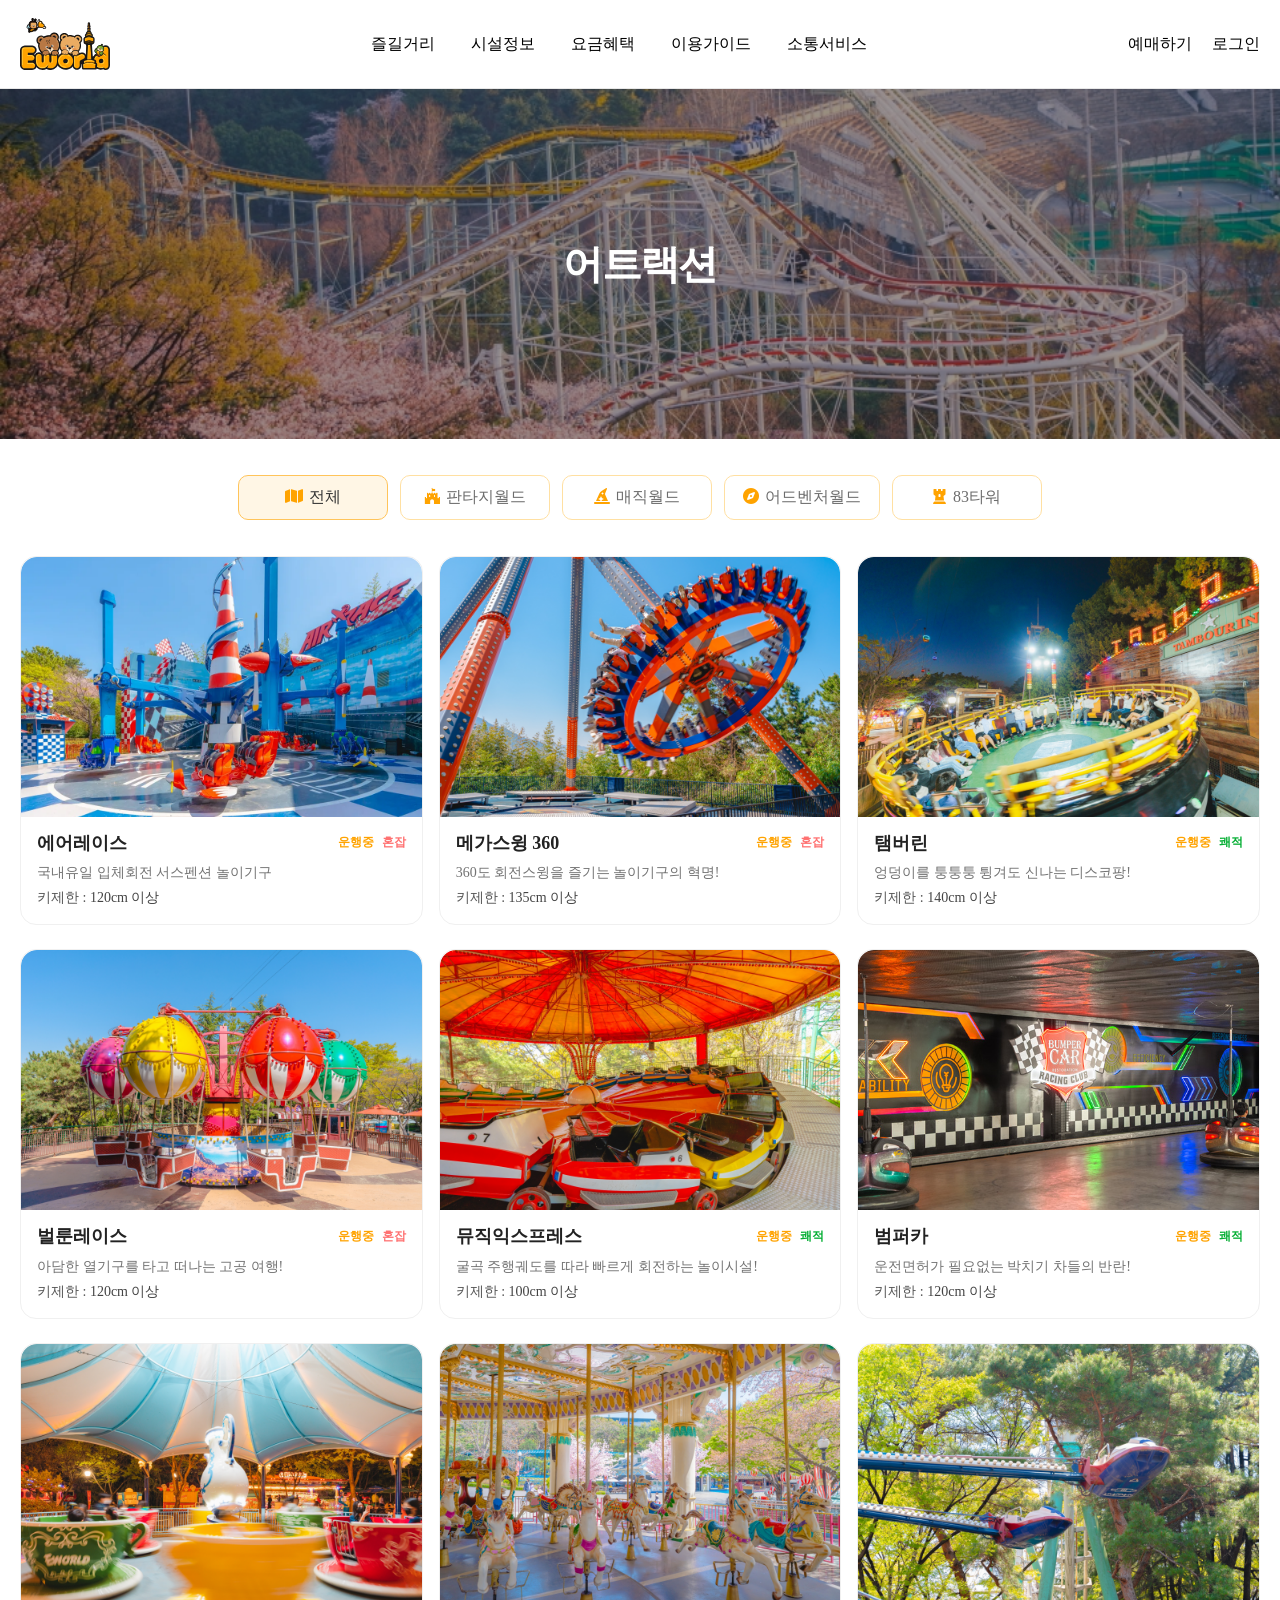
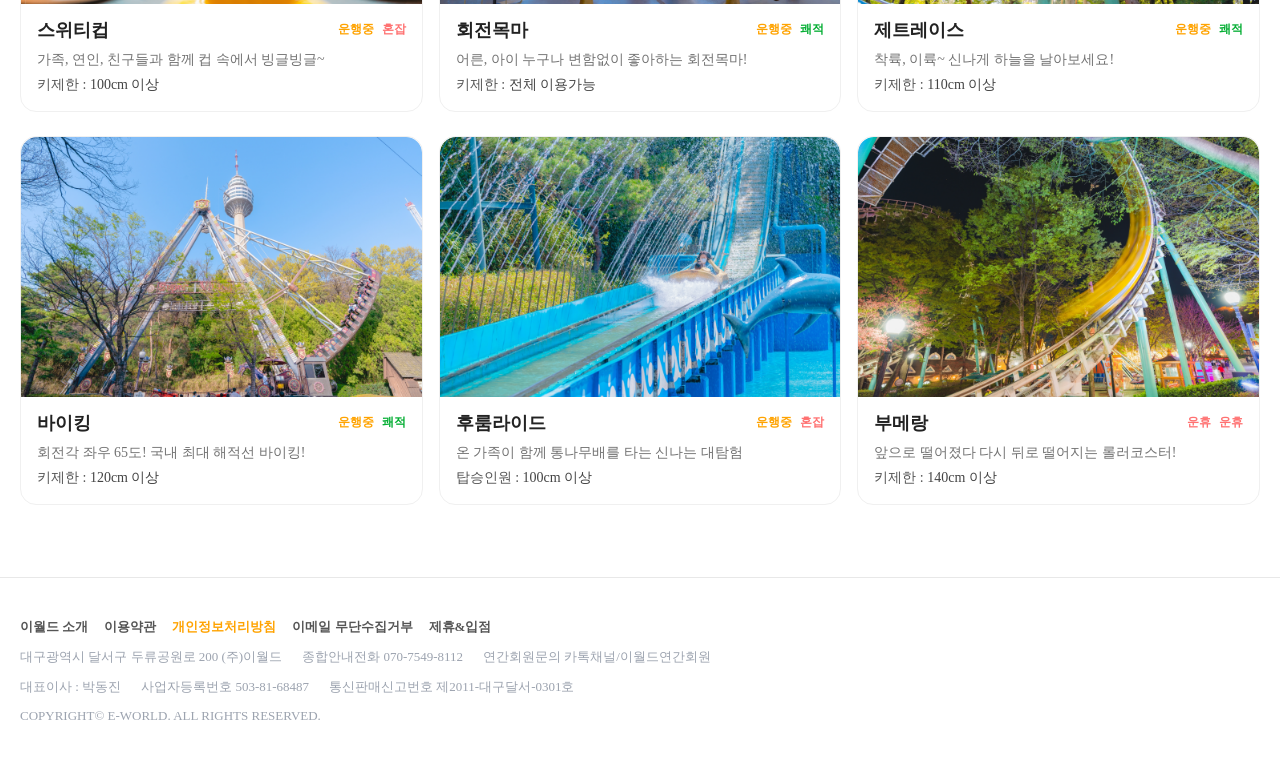
<file: sub/attraction.html>
<!doctype html>
<html lang="ko">

<head>
  <meta charset="UTF-8" />
  <meta name="viewport" content="width=device-width, initial-scale=1.0" />
  <title>이월드 - 어트랙션</title>
  <link rel="stylesheet" href="https://cdnjs.cloudflare.com/ajax/libs/font-awesome/6.5.1/css/all.min.css" />
  <link rel="shortcut icon" href="../img/favicon.ico" type="image/x-icon" />
  <link rel="stylesheet" href="../css/attraction.css" />
</head>

<body>
  <header>
    <div class="header_box">
      <a href="../index.html" class="logo"><img src="../img/logo.svg" alt="이월드" /></a>
    </div>
    <nav class="header_nav_menu" aria-label="주 메뉴">
      <ul>
        <li><a href="#">즐길거리</a></li>
        <li><a href="#">시설정보</a></li>
        <li><a href="#">요금혜택</a></li>
        <li><a href="#">이용가이드</a></li>
        <li><a href="#">소통서비스</a></li>
      </ul>
    </nav>
    <div class="auth_menu">
      <ul>
        <li><a href="booking.html">예매하기</a></li>
        <li><a href="#">로그인</a></li>
      </ul>
    </div>
    <button type="button" class="mobile_menu_btn" aria-label="메뉴 열기">
      <i class="fa-solid fa-bars"></i>
    </button>
  </header>

  <section class="sub_hero_wrapper" aria-label="어트랙션 소개 및 구역 선택">
    <div class="sub_hero_bg">
      <img src="../img/eworld.jpg" alt="이월드 어트랙션 배경 이미지" />
      <h1 class="hero_title">어트랙션</h1>
    </div>
  </section>

  <main class="container">
    <div class="attraction_filter">
      <div class="filter_inner">
        <ul class="zone_tabs" aria-label="어트랙션 구역">
          <li class="tab_item is-active">
            <button type="button"><i class="fa-solid fa-map"></i>전체</button>
          </li>
          <li class="tab_item">
            <button type="button"><i class="fa-brands fa-fort-awesome"></i>판타지월드</button>
          </li>
          <li class="tab_item">
            <button type="button"><i class="fa-solid fa-hat-wizard"></i>매직월드</button>
          </li>
          <li class="tab_item">
            <button type="button"><i class="fa-solid fa-compass"></i>어드벤처월드</button>
          </li>
          <li class="tab_item">
            <button type="button"><i class="fa-solid fa-chess-rook"></i>83타워</button>
          </li>
        </ul>
      </div>
      <div class="mobile_filter_bar">
        <details class="mobile_zone_select">
          <summary><span>전체</span><i class="fa-solid fa-chevron-down"></i></summary>
          <ul class="mobile_zone_options">
            <li><button type="button">판타지월드</button></li>
            <li><button type="button">매직월드</button></li>
            <li><button type="button">어드벤처월드</button></li>
            <li><button type="button">83타워</button></li>
          </ul>
        </details>
      </div>
    </div>

    <div class="attraction_list_grid">
      <article class="attraction_card">
        <div class="thumb_box">
          <img src="../img/attraction_zet.jpg" alt="에어레이스" />
        </div>
        <div class="card_body">
          <div class="card_title_row">
            <h2 class="attraction_name">에어레이스</h2>
            <span class="status_badge status_active">운행중</span>
            <span class="status_congestion status_busy">혼잡</span>
          </div>
          <p class="attraction_desc">국내유일 입체회전 서스펜션 놀이기구</p>
          <p class="ride_capacity">키제한 : <span>120cm 이상</span></p>
        </div>
      </article>
      <article class="attraction_card">
        <div class="thumb_box">
          <img src="../img/attraction_mega.jpg" alt="메가스윙 360" />
        </div>
        <div class="card_body">
          <div class="card_title_row">
            <h2 class="attraction_name">메가스윙 360</h2>
            <span class="status_badge status_active">운행중</span>
            <span class="status_congestion status_busy">혼잡</span>
          </div>
          <p class="attraction_desc">360도 회전스윙을 즐기는 놀이기구의 혁명!</p>
          <p class="ride_capacity">키제한 : <span>135cm 이상</span></p>
        </div>
      </article>
      <article class="attraction_card">
        <div class="thumb_box">
          <img src="../img/attraction_tam.jpg" alt="탬버린" />
        </div>
        <div class="card_body">
          <div class="card_title_row">
            <h2 class="attraction_name">탬버린</h2>
            <span class="status_badge status_active">운행중</span>
            <span class="status_congestion status_smooth">쾌적</span>
          </div>
          <p class="attraction_desc">엉덩이를 퉁퉁퉁 튕겨도 신나는 디스코팡!</p>
          <p class="ride_capacity">키제한 : <span>140cm 이상</span></p>
        </div>
      </article>
      <article class="attraction_card">
        <div class="thumb_box">
          <img src="../img/attraction_bal.jpg" alt="벌룬레이스" />
        </div>
        <div class="card_body">
          <div class="card_title_row">
            <h2 class="attraction_name">벌룬레이스</h2>
            <span class="status_badge status_active">운행중</span>
            <span class="status_congestion status_busy">혼잡</span>
          </div>
          <p class="attraction_desc">아담한 열기구를 타고 떠나는 고공 여행!</p>
          <p class="ride_capacity">키제한 : <span>120cm 이상</span></p>
        </div>
      </article>
      <article class="attraction_card">
        <div class="thumb_box">
          <img src="../img/attraction_music.jpg" alt="뮤직익스프레스" />
        </div>
        <div class="card_body">
          <div class="card_title_row">
            <h2 class="attraction_name">뮤직익스프레스</h2>
            <span class="status_badge status_active">운행중</span>
            <span class="status_congestion status_smooth">쾌적</span>
          </div>
          <p class="attraction_desc">굴곡 주행궤도를 따라 빠르게 회전하는 놀이시설!</p>
          <p class="ride_capacity">키제한 : <span>100cm 이상</span></p>
        </div>
      </article>
      <article class="attraction_card">
        <div class="thumb_box">
          <img src="../img/attraction_car.jpg" alt="범퍼카" />
        </div>
        <div class="card_body">
          <div class="card_title_row">
            <h2 class="attraction_name">범퍼카</h2>
            <span class="status_badge status_active">운행중</span>
            <span class="status_congestion status_smooth">쾌적</span>
          </div>
          <p class="attraction_desc">운전면허가 필요없는 박치기 차들의 반란!</p>
          <p class="ride_capacity">키제한 : <span>120cm 이상</span></p>
        </div>
      </article>
      <article class="attraction_card">
        <div class="thumb_box">
          <img src="../img/attraction_sweet.jpg" alt="스위티컵" />
        </div>
        <div class="card_body">
          <div class="card_title_row">
            <h2 class="attraction_name">스위티컵</h2>
            <span class="status_badge status_active">운행중</span>
            <span class="status_congestion status_busy">혼잡</span>
          </div>
          <p class="attraction_desc">가족, 연인, 친구들과 함께 컵 속에서 빙글빙글~</p>
          <p class="ride_capacity">키제한 : <span>100cm 이상</span></p>
        </div>
      </article>
      <article class="attraction_card">
        <div class="thumb_box">
          <img src="../img/attraction_bingbing.jpg" alt="회전목마" />
        </div>
        <div class="card_body">
          <div class="card_title_row">
            <h2 class="attraction_name">회전목마</h2>
            <span class="status_badge status_active">운행중</span>
            <span class="status_congestion status_smooth">쾌적</span>
          </div>
          <p class="attraction_desc">어른, 아이 누구나 변함없이 좋아하는 회전목마!</p>
          <p class="ride_capacity">키제한 : <span>전체 이용가능</span></p>
        </div>
      </article>
      <article class="attraction_card">
        <div class="thumb_box">
          <img src="../img/attraction_palcon.jpg" alt="제트레이스" />
        </div>
        <div class="card_body">
          <div class="card_title_row">
            <h2 class="attraction_name">제트레이스</h2>
            <span class="status_badge status_active">운행중</span>
            <span class="status_congestion status_smooth">쾌적</span>
          </div>
          <p class="attraction_desc">착륙, 이륙~ 신나게 하늘을 날아보세요!</p>
          <p class="ride_capacity">키제한 : <span>110cm 이상</span></p>
        </div>
      </article>
      <article class="attraction_card">
        <div class="thumb_box">
          <img src="../img/attraction_vicking.jpg" alt="바이킹" />
        </div>
        <div class="card_body">
          <div class="card_title_row">
            <h2 class="attraction_name">바이킹</h2>
            <span class="status_badge status_active">운행중</span>
            <span class="status_congestion status_smooth">쾌적</span>
          </div>
          <p class="attraction_desc">회전각 좌우 65도! 국내 최대 해적선 바이킹!</p>
          <p class="ride_capacity">키제한 : <span>120cm 이상</span></p>
        </div>
      </article>
      <article class="attraction_card">
        <div class="thumb_box">
          <img src="../img/attraction_horom.jpg" alt="후룸라이드" />
        </div>
        <div class="card_body">
          <div class="card_title_row">
            <h2 class="attraction_name">후룸라이드</h2>
            <span class="status_badge status_active">운행중</span>
            <span class="status_congestion status_busy">혼잡</span>
          </div>
          <p class="attraction_desc">온 가족이 함께 통나무배를 타는 신나는 대탐험</p>
          <p class="ride_capacity">탑승인원 : <span>100cm 이상</span></p>
        </div>
      </article>
      <article class="attraction_card">
        <div class="thumb_box">
          <img src="../img/attraction_boo.jpg" alt="부메랑" />
        </div>
        <div class="card_body">
          <div class="card_title_row">
            <h2 class="attraction_name">부메랑</h2>
            <span class="status_badge status_stop">운휴</span>
            <span class="status_congestion status_stop">운휴</span>
          </div>
          <p class="attraction_desc">앞으로 떨어졌다 다시 뒤로 떨어지는 롤러코스터!</p>
          <p class="ride_capacity">키제한 : <span>140cm 이상</span></p>
        </div>
      </article>
    </div>
  </main>

  <footer>
    <div class="container">
      <div class="footer_link">
        <a href="#">이월드 소개</a><a href="#">이용약관</a><a href="#" class="footer_link--accent">개인정보처리방침</a><a href="#">이메일
          무단수집거부</a><a href="#">제휴&amp;입점</a>
      </div>
      <p class="footer_info">
        <span>대구광역시 달서구 두류공원로 200 (주)이월드</span><span>종합안내전화 070-7549-8112</span><span>연간회원문의 카톡채널/이월드연간회원</span>
      </p>
      <p class="footer_info">
        <span>대표이사 : 박동진</span><span>사업자등록번호 503-81-68487</span><span>통신판매신고번호 제2011-대구달서-0301호</span>
      </p>
      <p class="footer_copyright">COPYRIGHT© E-WORLD. ALL RIGHTS RESERVED.</p>
    </div>
  </footer>
  <nav class="mobile_bottom_bar">
    <a href="#" class="nav_item is-active"><i class="fa-solid fa-house"></i><span>홈</span></a><a href="#"
      class="nav_item"><i class="fa-solid fa-location-dot"></i><span>INFO / MAP</span></a><a href="#"
      class="nav_item"><i class="fa-solid fa-ticket"></i><span>티켓</span></a><a href="#" class="nav_item"><i
        class="fa-solid fa-bars"></i><span>전체메뉴</span></a>
  </nav>
</body>

</html>
</file>
<file: css/attraction.css>
* {
  box-sizing: border-box;
  margin: 0;
  padding: 0;
}
:root {
  --orange: #ffa300;
  --text: #222;
  --sub: #737373;
  --border: #e8e8e8;
  --cream: #fff6e5;
}
a {
  color: inherit;
  text-decoration: none;
}
ul {
  list-style: none;
}
img {
  display: block;
}
button {
  border: 0;
  background: none;
  cursor: pointer;
  font: inherit;
}
.mobile_menu_btn,
.mobile_filter_bar,
.mobile_bottom_bar {
  display: none;
}

header {
  width: 100%;
  max-width: 1280px;
  margin: 0 auto;
  padding: 18px 20px;
  display: flex;
  align-items: center;
  border-bottom: 1px solid var(--border);
}
.logo img {
  width: 90px;
  height: auto;
}
.header_nav_menu {
  flex: 1;
}
.header_nav_menu ul {
  display: flex;
  justify-content: center;
  gap: 36px;
}
.header_nav_menu a,
.auth_menu {
  font-size: 16px;
  font-weight: 500;
}
.auth_menu ul {
  display: flex;
  gap: 20px;
}

.sub_hero_wrapper {
  position: relative;
  width: 100%;
  height: 350px;
}
.sub_hero_bg {
  position: relative;
  width: 100%;
  height: 100%;
  overflow: hidden;
}
.sub_hero_bg img {
  width: 100%;
  height: 100%;
  object-fit: cover;
  filter: brightness(0.6);
}
.hero_title {
  position: absolute;
  top: 50%;
  left: 50%;
  transform: translate(-50%, -50%);
  color: #fff;
  font-size: 40px;
  font-weight: 700;
  letter-spacing: -0.04em;
}
.attraction_filter {
  width: 100%;
  margin-top: 36px;
  background: #fff;
}
.filter_inner {
  width: 100%;
}
.zone_tabs {
  display: flex;
  justify-content: center;
  align-items: center;
  gap: 12px;
  width: 100%;
}
.tab_item {
  flex: 0 0 auto;
}
.zone_tabs button {
  min-width: 150px;
  padding: 11px 18px;
  border: 1px solid #ffe0a2;
  border-radius: 10px;
  color: #6d6d6d;
  font-size: 16px;
  font-weight: 500;
  white-space: nowrap;
}
.zone_tabs button i {
  margin-right: 6px;
  color: var(--orange);
}
.zone_tabs .is-active button {
  background: var(--cream);
  color: #333;
  border-color: #ffc45a;
}

.container {
  width: 100%;
  max-width: 1280px;
  margin: 0 auto;
  padding: 0 20px;
}
.attraction_list_grid {
  display: grid;
  grid-template-columns: repeat(3, minmax(0, 1fr));
  gap: 24px 16px;
  margin-top: 36px;
}
.attraction_card {
  overflow: hidden;
  width: 100%;
  background: #fff;
  border: 1px solid #f0f0f0;
  border-radius: 16px;
  transition:
    transform 0.2s ease,
    box-shadow 0.2s ease;
}
.attraction_card:hover {
  transform: translateY(-2px);
  box-shadow: 0 8px 20px rgba(0, 0, 0, 0.08);
}
.thumb_box {
  width: 100%;
  height: 260px;
}
.thumb_box img {
  width: 100%;
  height: 100%;
  object-fit: cover;
  border-radius: 16px 16px 0 0;
}
.card_body {
  padding: 14px 16px 16px;
}
.card_title_row {
  display: flex;
  align-items: center;
  gap: 8px;
  margin-bottom: 7px;
}
.attraction_name {
  flex: 1;
  min-width: 0;
  font-size: 18px;
  line-height: 1.35;
  font-weight: 700;
  color: var(--text);
}
.status_badge,
.status_congestion {
  font-size: 12px;
  line-height: 1.3;
  font-weight: 600;
  white-space: nowrap;
}
.status_active {
  color: var(--orange);
}
.status_stop {
  color: #ff7171;
}
.status_busy {
  color: #ff7171;
}
.status_smooth {
  color: #04ae33;
}
.attraction_desc,
.ride_capacity {
  font-size: 14px;
  line-height: 1.5;
  color: var(--sub);
}
.ride_capacity {
  margin-top: 4px;
  color: #555;
}
.ride_capacity span {
  color: #444;
}

footer {
  margin-top: 72px;
  padding: 40px 0;
  border-top: 1px solid var(--border);
  font-size: 13px;
  color: #9ca3af;
}
.footer_link {
  display: flex;
  gap: 16px;
  margin-bottom: 12px;
  color: #555;
  font-weight: 700;
}
.footer_link--accent {
  color: var(--orange);
}
footer p {
  margin-top: 12px;
}
.footer_info {
  display: flex;
  gap: 20px;
  flex-wrap: wrap;
}

@media screen and (max-width: 1024px) {
  header {
    padding: 16px 20px;
  }
  .header_nav_menu ul {
    gap: 22px;
  }
  .header_nav_menu a,
  .auth_menu {
    font-size: 15px;
  }
  .sub_hero_wrapper {
    height: 410px;
  }
  .zone_tabs {
    gap: 8px;
    flex-wrap: wrap;
  }
  .zone_tabs button {
    min-width: auto;
    padding: 9px 13px;
    font-size: 15px;
  }
  .attraction_filter {
    padding: 14px 0 18px;
  }
  .attraction_list_grid {
    grid-template-columns: repeat(2, minmax(0, 1fr));
    gap: 20px 14px;
  }
  .thumb_box {
    height: 230px;
  }
}

@media screen and (max-width: 764px) {
  header {
    display: none;
  }
  .sub_hero_wrapper {
    height: 307px;
  }
  .sub_hero_bg img {
    filter: brightness(0.55);
  }
  .hero_title {
    top: 34px;
    left: 16px;
    transform: none;
    font-size: 22px;
  }
  .attraction_filter {
    margin-top: 0;
    padding: 12px 0 16px;
  }
  .attraction_filter .filter_inner {
    display: none;
  }
  .attraction_filter .mobile_filter_bar {
    display: flex;
    position: relative;
    padding: 0;
  }
  .mobile_zone_select {
    position: relative;
    flex: 1;
  }
  .mobile_zone_select summary {
    display: flex;
    align-items: center;
    justify-content: space-between;
    padding: 10px 14px;
    border: 1px solid #e5e5e5;
    border-radius: 10px;
    color: #222;
    font-size: 14px;
    font-weight: 500;
    list-style: none;
  }
  .mobile_zone_select summary::-webkit-details-marker {
    display: none;
  }
  .mobile_zone_options {
    position: absolute;
    bottom: calc(100% + 6px);
    left: 0;
    right: 0;
    overflow: hidden;
    background: #fff;
    border: 1px solid #ffe7ba;
    border-radius: 10px;
    box-shadow: 0 6px 16px rgba(0, 0, 0, 0.08);
  }
  .mobile_zone_options button {
    width: 100%;
    padding: 10px 14px;
    color: #6d6d6d;
    text-align: left;
    font-size: 13px;
  }
  .container {
    padding: 0 16px;
  }
  .attraction_list_grid {
    grid-template-columns: 1fr;
    gap: 16px;
    margin-top: 0;
  }
  .attraction_card {
    display: flex;
    align-items: center;
    height: 96px;
    min-height: 96px;
    padding: 10px;
    border-radius: 10px;
  }
  .thumb_box {
    width: 72px;
    height: 72px;
    flex: 0 0 72px;
    margin-right: 12px;
  }
  .thumb_box img {
    border-radius: 8px;
  }
  .card_body {
    min-width: 0;
    flex: 1;
    padding: 0;
  }
  .card_title_row {
    margin-bottom: 3px;
  }
  .attraction_name {
    font-size: 14px;
  }
  .status_badge {
    display: none;
  }
  .status_congestion {
    position: absolute;
    right: 28px;
    font-size: 14px;
  }
  .card_body {
    padding-right: 42px;
  }
  .attraction_desc,
  .ride_capacity {
    font-size: 10px;
    line-height: 1.3;
  }
  .ride_capacity {
    margin-top: 2px;
  }
  .mobile_bottom_bar {
    position: fixed;
    z-index: 999;
    right: 0;
    bottom: 0;
    left: 0;
    display: flex;
    height: 64px;
    align-items: center;
    justify-content: space-around;
    padding: 6px 12px;
    background: var(--cream);
    border-top: 1px solid #ffe7ba;
  }
  .mobile_bottom_bar .nav_item {
    display: flex;
    flex: 1;
    flex-direction: column;
    align-items: center;
    gap: 3px;
    color: #6d6d6d;
  }
  .mobile_bottom_bar i {
    font-size: 22px;
    color: var(--orange);
  }
  .mobile_bottom_bar span {
    font-size: 11px;
    line-height: 14px;
  }
  .mobile_bottom_bar .is-active span {
    color: #000;
    font-weight: 700;
  }
  footer {
    margin-top: 40px;
    padding: 24px 10px 90px;
    background: #fbfbfb;
  }
  .footer_link {
    justify-content: center;
    flex-wrap: wrap;
    gap: 8px;
  }
  .footer_link a {
    font-size: 8px;
  }
  .footer_info {
    justify-content: center;
    gap: 4px;
    text-align: center;
    font-size: 8px;
    line-height: 16px;
  }
  .footer_copyright {
    text-align: center;
    font-size: 8px;
  }
}
</file>
